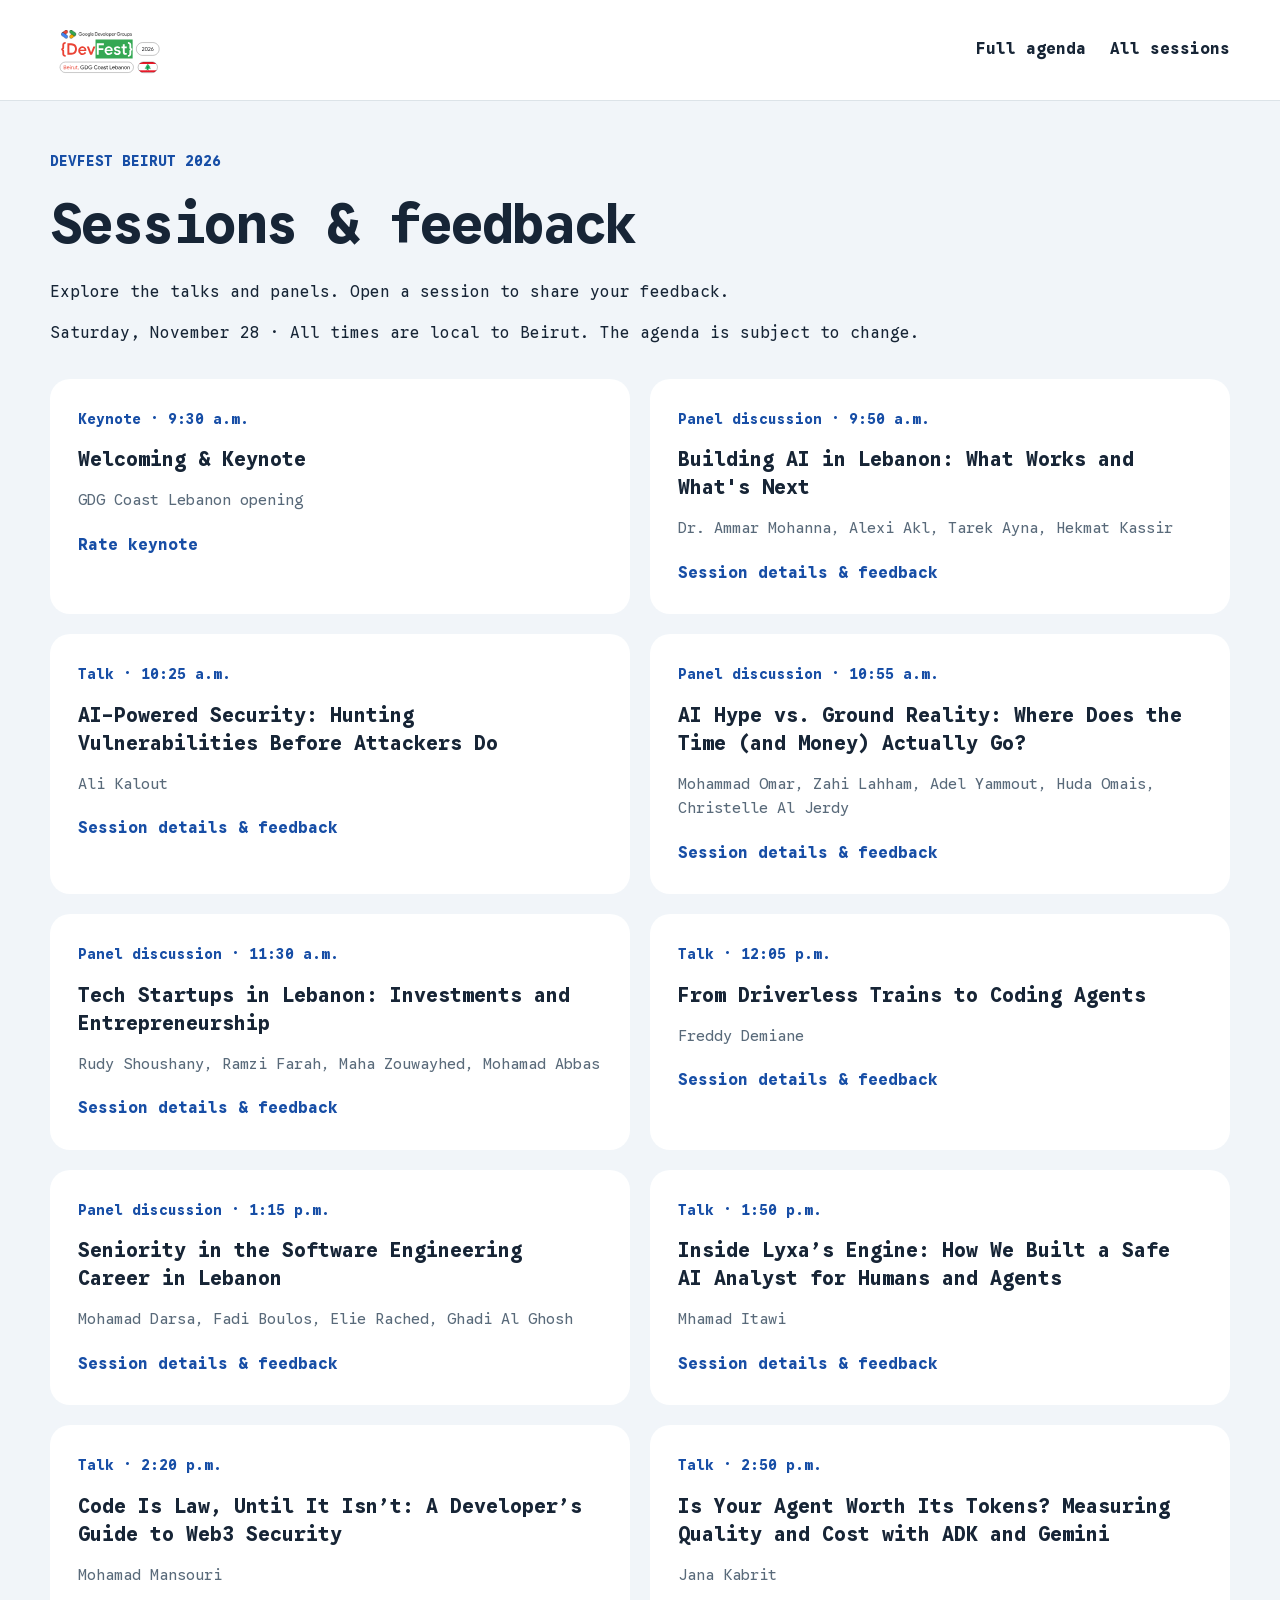
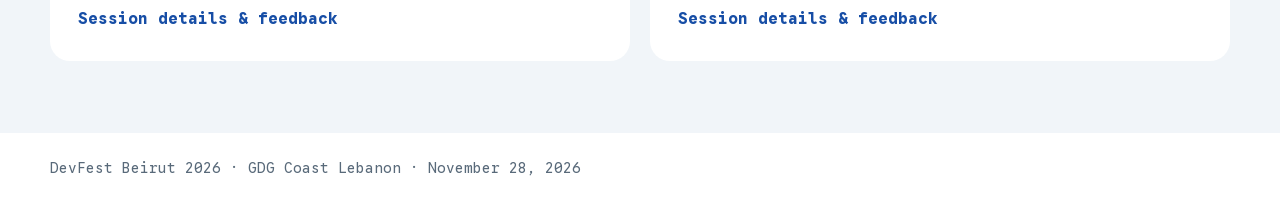
<file: sessions/index.html>
<!doctype html>
<!-- Generated by scripts/build_sessions.py; edit the homepage agenda, then regenerate. -->
<html lang="en">
<head>
  <meta charset="utf-8">
  <meta name="viewport" content="width=device-width, initial-scale=1">
  <meta name="description" content="Sessions &amp; feedback — DevFest Beirut 2026, November 28 at MEA Conference Center. Session details and feedback.">
  <meta name="theme-color" content="#f1f5f9">
  <title>Sessions &amp; feedback | DevFest Beirut 2026</title>
  <link rel="canonical" href="https://devfest26.gdglebanon.com/sessions/">
  <meta property="og:title" content="Sessions &amp; feedback | DevFest Beirut 2026">
  <meta property="og:description" content="Sessions &amp; feedback — DevFest Beirut 2026, November 28 at MEA Conference Center. Session details and feedback.">
  <meta property="og:type" content="website">
  <meta property="og:url" content="https://devfest26.gdglebanon.com/sessions/">
  <meta property="og:image" content="https://devfest26.gdglebanon.com/assets/images/beirut-poster-2026.jpg">
  <link rel="icon" href="../assets/images/favicon-beirut.svg" type="image/svg+xml">
  <link rel="preconnect" href="https://fonts.googleapis.com">
  <link rel="preconnect" href="https://fonts.gstatic.com" crossorigin>
  <link href="https://fonts.googleapis.com/css2?family=Google+Sans:wght@400;700&amp;family=Google+Sans+Code:wght@400;500;600;700&amp;display=swap" rel="stylesheet">
  <link rel="stylesheet" href="../style.css?v=22">
  <link rel="stylesheet" href="../assets/sessions/sessions.css?v=5">

</head>
<body class="session-page">
  <a class="skip-link" href="#main">Skip to content</a>
  <header class="session-header"><div class="container">
    <a class="session-brand" href="../index.html" aria-label="DevFest Beirut 2026 home"><img src="../assets/images/devfest-beirut-2026.svg" alt="DevFest Beirut 2026"></a>
    <nav aria-label="Session navigation"><a href="../index.html#agenda">Full agenda</a><a href="../sessions/">All sessions</a></nav>
  </div></header>
  <main id="main" class="container session-main">
    <span class="session-eyebrow">DEVFEST BEIRUT 2026</span>
    <h1>Sessions &amp; feedback</h1>
    <p>Explore the talks and panels. Open a session to share your feedback.</p>
    <p>Saturday, November 28 · All times are local to Beirut. The agenda is subject to change.</p>
    <ol class="session-list"><li><a href="opening/"><span class="session-eyebrow">Keynote · 9:30 a.m.</span><h2>Welcoming &amp; Keynote</h2><p>GDG Coast Lebanon opening</p><span class="session-list-action">Rate keynote</span></a></li><li><a href="panel1/"><span class="session-eyebrow">Panel discussion · 9:50 a.m.</span><h2>Building AI in Lebanon: What Works and What&#x27;s Next</h2><p>Dr. Ammar Mohanna, Alexi Akl, Tarek Ayna, Hekmat Kassir</p><span class="session-list-action">Session details &amp; feedback</span></a></li><li><a href="talk1/"><span class="session-eyebrow">Talk · 10:25 a.m.</span><h2>AI-Powered Security: Hunting Vulnerabilities Before Attackers Do</h2><p>Ali Kalout</p><span class="session-list-action">Session details &amp; feedback</span></a></li><li><a href="panel2/"><span class="session-eyebrow">Panel discussion · 10:55 a.m.</span><h2>AI Hype vs. Ground Reality: Where Does the Time (and Money) Actually Go?</h2><p>Mohammad Omar, Zahi Lahham, Adel Yammout, Huda Omais, Christelle Al Jerdy</p><span class="session-list-action">Session details &amp; feedback</span></a></li><li><a href="panel3/"><span class="session-eyebrow">Panel discussion · 11:30 a.m.</span><h2>Tech Startups in Lebanon: Investments and Entrepreneurship</h2><p>Rudy Shoushany, Ramzi Farah, Maha Zouwayhed, Mohamad Abbas</p><span class="session-list-action">Session details &amp; feedback</span></a></li><li><a href="talk2/"><span class="session-eyebrow">Talk · 12:05 p.m.</span><h2>From Driverless Trains to Coding Agents</h2><p>Freddy Demiane</p><span class="session-list-action">Session details &amp; feedback</span></a></li><li><a href="panel4/"><span class="session-eyebrow">Panel discussion · 1:15 p.m.</span><h2>Seniority in the Software Engineering Career in Lebanon</h2><p>Mohamad Darsa, Fadi Boulos, Elie Rached, Ghadi Al Ghosh</p><span class="session-list-action">Session details &amp; feedback</span></a></li><li><a href="talk3/"><span class="session-eyebrow">Talk · 1:50 p.m.</span><h2>Inside Lyxa’s Engine: How We Built a Safe AI Analyst for Humans and Agents</h2><p>Mhamad Itawi</p><span class="session-list-action">Session details &amp; feedback</span></a></li><li><a href="talk4/"><span class="session-eyebrow">Talk · 2:20 p.m.</span><h2>Code Is Law, Until It Isn’t: A Developer’s Guide to Web3 Security</h2><p>Mohamad Mansouri</p><span class="session-list-action">Session details &amp; feedback</span></a></li><li><a href="talk5/"><span class="session-eyebrow">Talk · 2:50 p.m.</span><h2>Is Your Agent Worth Its Tokens? Measuring Quality and Cost with ADK and Gemini</h2><p>Jana Kabrit</p><span class="session-list-action">Session details &amp; feedback</span></a></li></ol>
  </main>
  <footer class="session-footer"><div class="container">DevFest Beirut 2026 · GDG Coast Lebanon · November 28, 2026</div></footer>
</body>
</html>
</file>
<file: style.css>
:root{--ink:#172536;--muted:#596a7a;--blue:#4285f4;--red:#ea4335;--green:#34a853;--yellow:#fbbc04;--paper:#f8f9fa;--line:#dce3e8;--google-gradient:linear-gradient(120deg,#4285f4 0%,#34a853 33.333%,#fbbc04 66.666%,#ea4335 100%);--font-head:'Google Sans Code',monospace;--font-body:'Google Sans Code',monospace}
*{box-sizing:border-box}html{scroll-behavior:smooth;scroll-padding-top:86px}body{margin:0;background:#fff;color:var(--ink);font-family:var(--font-body);font-size:16px;line-height:1.6}a{color:inherit}img{display:block;max-width:100%}button,summary{font:inherit}::selection{background:#c6dcff;color:var(--ink)}:focus-visible{outline:3px solid var(--blue);outline-offset:4px}.container{width:min(1180px,calc(100% - 48px));margin-inline:auto}.skip-link{position:absolute;left:16px;top:-60px;background:var(--ink);color:white;padding:10px 16px;z-index:100}.skip-link:focus{top:12px}.section{padding:112px 0}.section-index{display:inline-block;color:#496277;font-size:.72rem;font-weight:700;letter-spacing:.18em;line-height:1.3}.section-heading{margin-bottom:42px}.section-heading h2,.venue-section h2,.faq-section h2{font:700 clamp(2.7rem,5vw,5.2rem)/1.04 var(--font-head);letter-spacing:-.065em;margin:18px 0 0}.section-heading h2 span,.venue-section h2 span,.faq-section h2 span{color:var(--blue)}.section-heading-split{display:flex;align-items:end;justify-content:space-between;gap:50px}.section-heading-split>p{max-width:350px;color:var(--muted);font-size:1.1rem;margin:0 0 6px}.button{border:1px solid transparent;display:inline-flex;align-items:center;justify-content:space-between;gap:28px;padding:15px 22px;border-radius:999px;min-height:54px;font-weight:700;text-decoration:none;line-height:1.2;transition:transform .2s,background .2s,box-shadow .2s}.button:hover{transform:translateY(-3px);box-shadow:0 8px 22px #1725361a}.button-small{min-height:42px;padding:10px 16px;font-size:.84rem;gap:15px}.button-dark{background:var(--ink);color:#fff}.button-blue{background:var(--blue);color:#fff}.button-light{background:#fff;color:var(--ink)}.button-outline{border-color:var(--ink);color:var(--ink)}.text-link{font-weight:700;text-decoration:none;border-bottom:1.5px solid currentColor;padding-bottom:4px;white-space:nowrap}.text-link:hover{color:#1a73e8}
.site-header{position:sticky;top:0;z-index:30;background:#fffffff2;backdrop-filter:blur(14px);border-bottom:1px solid var(--line)}.header-inner{min-height:88px;display:flex;align-items:center;gap:26px}.brand{display:block;flex:none;text-decoration:none}.brand-artwork{display:block;width:270px;height:84px;overflow:hidden}.brand-artwork img{display:block;width:270px;height:auto;max-width:none;transform:translateY(-36px)}.desktop-nav{display:flex;gap:25px;margin-left:auto;align-items:center}.desktop-nav a{font-size:.9rem;font-weight:600;text-decoration:none;color:#3c4b5a}.desktop-nav a:hover{color:var(--blue)}.mobile-menu{display:none}
.hero{overflow:hidden;background:radial-gradient(circle at 0 80%,#e6f0ff 0,transparent 32%),linear-gradient(135deg,#fff 30%,#f7f9ff);padding:66px 0 72px}.hero-grid{display:grid;grid-template-columns:1.08fr .92fr;gap:66px;align-items:center}.hero-copy{padding:20px 0}.eyebrow{display:inline-flex;align-items:center;gap:9px;font-size:.76rem;font-weight:700;letter-spacing:.16em;text-transform:uppercase;color:#4b627a}.signal-dot{width:9px;height:9px;display:inline-block;border-radius:50%;background:var(--green);box-shadow:0 0 0 5px #34a85320;flex:none}.hero h1{font:700 clamp(3.8rem,6.5vw,6.9rem)/.99 var(--font-head);letter-spacing:-.078em;margin:32px 0 26px;max-width:680px}.hero h1 em{font-style:normal;color:var(--red)}.hero-lede{font-size:1.18rem;line-height:1.65;max-width:570px;color:#3f5061;margin:0}.hero-actions{display:flex;gap:25px;align-items:center;flex-wrap:wrap;margin-top:33px}.invitation-note{font-size:.84rem;color:var(--muted);margin:14px 0 0}.hero-facts{display:flex;gap:30px;border-top:1px solid #cfdbe5;margin-top:48px;padding-top:23px}.hero-facts>div{display:grid;grid-template-columns:27px 1fr;column-gap:10px;line-height:1.4}.fact-icon{grid-row:span 2;font:1.65rem/1 var(--font-head);color:var(--blue)}.hero-facts strong{font-size:.85rem}.hero-facts>div>span:last-child{font-size:.8rem;color:var(--muted)}.hero-art{position:relative;min-width:0}.poster-frame{height:min(620px,53vw);min-height:490px;border:9px solid #fff;border-radius:25px;box-shadow:0 26px 70px #183c6c2e;overflow:hidden;background:#edf5f8;transform:rotate(2deg)}.poster-frame img{width:100%;height:100%;object-fit:cover;object-position:center}.art-sticker{position:absolute;font-family:var(--font-head);font-weight:700;line-height:1;box-shadow:0 15px 30px #17253625}.sticker-top{top:32px;right:-19px;background:var(--yellow);color:var(--ink);padding:18px 20px;border-radius:15px;transform:rotate(9deg);font-size:.77rem;letter-spacing:.08em}.sticker-top b{font-size:1.35rem}.sticker-bottom{bottom:28px;left:-35px;background:var(--green);color:white;border-radius:50%;height:122px;width:122px;display:flex;align-items:center;justify-content:center;text-align:center;transform:rotate(-10deg);font-size:1rem}.sticker-bottom span{position:absolute;right:13px;bottom:27px}
.intro-section{background:#fff}.intro-layout{display:grid;grid-template-columns:.9fr 1.1fr;gap:80px;align-items:start}.lead{font:500 clamp(1.3rem,2.1vw,1.85rem)/1.47 var(--font-head);letter-spacing:-.035em;margin:0}.stat-grid{display:grid;grid-template-columns:repeat(3,1fr);gap:15px}.stat{border-left:2px solid var(--line);padding-left:18px}.stat:nth-child(1){border-color:var(--blue)}.stat:nth-child(2){border-color:var(--red)}.stat:nth-child(3){border-color:var(--green)}.stat strong{display:block;font:700 clamp(2rem,3.3vw,3.3rem)/1.1 var(--font-head);letter-spacing:-.08em}.stat span{display:block;color:var(--muted);font-size:.83rem;line-height:1.4;margin-top:10px}.source-note{color:#718193;font-size:.75rem;margin:30px 0 0}.experience-section{background:var(--paper)}.experience-grid{display:grid;grid-template-columns:repeat(3,1fr);gap:16px}.experience-card{min-height:300px;border-radius:22px;padding:28px;display:flex;flex-direction:column;position:relative;overflow:hidden}.card-blue{background:#dbeaff}.card-green{background:#dff2e5}.card-yellow{background:#fff0bd}.card-number{font:700 .8rem var(--font-head);letter-spacing:.14em}.card-symbol{font:700 6rem/.9 var(--font-head);position:absolute;right:24px;top:18px;opacity:.22}.experience-card h3{font:700 1.8rem/1.1 var(--font-head);letter-spacing:-.055em;margin:auto 0 10px}.experience-card p{color:#344455;max-width:270px;margin:0}.coming-up{border:1px solid #d2dce4;background:#fff;border-radius:15px;margin-top:18px;padding:17px 24px;display:flex;gap:18px;align-items:center;font-size:.9rem}.coming-up>span:last-child{color:var(--muted)}
.venue-section{background:#fff}.venue-grid{display:grid;grid-template-columns:1fr .8fr;gap:12%;align-items:center}.venue-section p{max-width:520px;font-size:1.08rem;color:var(--muted);margin:27px 0}.venue-card{background:var(--ink);color:#fff;border-radius:24px;min-height:430px;padding:31px;display:flex;flex-direction:column;position:relative;overflow:hidden}.venue-card:before,.venue-card:after{content:'';position:absolute;border:1px solid #ffffff26;border-radius:50%;height:520px;width:520px;top:100px;right:-180px}.venue-card:after{height:400px;width:400px;top:165px;right:-116px}.venue-card-top,.venue-card-bottom{display:flex;justify-content:space-between;gap:10px;font-size:.72rem;letter-spacing:.14em;z-index:1}.venue-card-top span:last-child{font-size:2rem;line-height:1}.venue-card>strong{font:700 clamp(2.4rem,4vw,4rem)/1 var(--font-head);letter-spacing:-.07em;margin:auto 0;z-index:1}.venue-card-bottom{border-top:1px solid #ffffff55;padding-top:18px}.venue-pin{width:14px;height:14px;background:var(--red);border-radius:50%;position:absolute;top:110px;right:90px;box-shadow:0 0 0 16px #ea43352e,0 0 0 37px #ea433516}
.sponsor-section{background:#f3f7fc}.sponsor-why{display:grid;grid-template-columns:repeat(3,1fr);gap:16px;margin-bottom:80px}.sponsor-why>div{background:#fff;border:1px solid #dce7f0;border-radius:19px;padding:27px}.sponsor-why>div>span{font-size:2rem;color:var(--blue)}.sponsor-why h3{font:700 1.25rem var(--font-head);margin:17px 0 7px}.sponsor-why p{color:var(--muted);margin:0;font-size:.94rem}.package-heading{display:flex;justify-content:space-between;gap:24px;align-items:end;margin-bottom:24px}.package-heading h3{font:700 clamp(2rem,3.3vw,3.3rem)/1 var(--font-head);letter-spacing:-.06em;margin:10px 0 0}.package-heading p{color:var(--muted);font-size:.85rem;margin:0}.package-grid{display:grid;grid-template-columns:repeat(2,1fr);gap:18px}.package-card{background:#fff;border:1px solid #cddce8;border-radius:24px;padding:36px;display:flex;flex-direction:column;min-height:495px}.package-featured{background:#1745a4;color:#fff;border-color:#1745a4}.package-card-head{display:flex;align-items:start;justify-content:space-between;gap:20px;border-bottom:1px solid #9eafc25e;padding-bottom:21px}.tier-label{font:700 .85rem var(--font-head);letter-spacing:.14em}.tier-label small{display:block;color:#d6e5ff;font:600 .62rem var(--font-body);letter-spacing:.12em;margin-top:5px}.tier-price{font:700 clamp(2.5rem,3.7vw,3.9rem)/1 var(--font-head);letter-spacing:-.07em;white-space:nowrap}.package-card>p{font-size:1.02rem;max-width:370px;margin:25px 0 8px}.package-card ul{padding-left:21px;margin:0 0 28px}.package-card li{margin:9px 0}.package-card li::marker{color:var(--blue)}.package-featured li::marker{color:#a5ceff}.package-card>.button{margin-top:auto;align-self:flex-start}.comparison{margin-top:22px;background:#fff;border:1px solid #cddce8;border-radius:17px;overflow:hidden}.comparison summary{cursor:pointer;padding:19px 25px;font-weight:700;list-style:none;display:flex;justify-content:space-between}.comparison summary::-webkit-details-marker{display:none}.comparison[open] summary{border-bottom:1px solid var(--line)}.comparison[open] summary span{transform:rotate(45deg)}.table-scroll{overflow-x:auto}table{border-collapse:collapse;min-width:620px;width:100%;font-size:.9rem}caption{position:absolute;width:1px;height:1px;clip:rect(0 0 0 0);overflow:hidden}th,td{text-align:left;padding:11px 24px;border-bottom:1px solid var(--line)}thead th{background:#eaf2ff;color:#184b9a;font-size:.75rem;letter-spacing:.06em;text-transform:uppercase}tbody th{font-weight:600}tbody tr:last-child>*{border-bottom:0}.sponsor-note{color:#687b8b;font-size:.78rem;margin:15px 0 0}
.faq-section{background:#fff}.faq-grid{display:grid;grid-template-columns:.8fr 1.2fr;gap:90px}.faq-list{border-top:1px solid var(--line)}.faq-list details{border-bottom:1px solid var(--line);padding:21px 0}.faq-list summary{cursor:pointer;font-weight:700;list-style:none;display:flex;justify-content:space-between;gap:20px}.faq-list summary::-webkit-details-marker{display:none}.faq-list summary:after{content:'+';color:var(--blue);font:400 1.5rem/1 var(--font-head)}.faq-list details[open] summary:after{content:'−'}.faq-list p{color:var(--muted);margin:15px 0 4px}.faq-list a{color:#1745a4}.closing-section{background:#1745a4;color:#fff;padding:75px 0}.closing-inner{display:flex;justify-content:space-between;align-items:end;gap:35px}.closing-section .section-index{color:#c9ddff}.closing-section h2{font:700 clamp(3rem,5.4vw,5.8rem)/1 var(--font-head);letter-spacing:-.07em;margin:15px 0 0}.closing-inner>div:last-child{max-width:280px}.closing-inner p{margin:0 0 24px;font-size:1.1rem}.site-footer{background:#122033;color:#fff;padding:40px 0 25px}.footer-inner{display:flex;justify-content:space-between;gap:30px}.footer-inner>div{display:flex;flex-direction:column;gap:7px}.footer-inner strong{font:700 1.25rem var(--font-head)}.footer-inner span,.footer-bottom{color:#b3c0cd;font-size:.83rem}.footer-inner a{text-decoration:none}.footer-inner a:hover{text-decoration:underline}.footer-bottom{border-top:1px solid #ffffff2b;margin-top:34px;padding-top:22px;display:flex;justify-content:space-between;gap:30px}.footer-bottom p{margin:0;max-width:470px}
.hero-copy .eyebrow{display:flex;width:max-content}.edition-pill{display:inline-flex;align-items:center;flex-wrap:wrap;gap:9px;width:fit-content;margin-top:26px;padding:9px 15px;border-radius:999px;background:#e8f0fe;color:#174ea6;font-size:.78rem;font-weight:700;line-height:1.3}.edition-pill span{color:var(--red)}.hero h1{margin-top:22px}.edition-strip{padding:22px 0;border-bottom:1px solid var(--line);background:#fff}.edition-grid{display:grid;grid-template-columns:repeat(2,minmax(0,1fr));gap:16px}.edition-card{display:flex;align-items:center;gap:19px;min-height:104px;padding:22px 25px;border-radius:18px}.edition-card-current{background:#173c8d;color:#fff}.edition-card-next{background:#e9f5eb;color:#173c2a}.edition-icon{font:700 .76rem var(--font-head);letter-spacing:.1em;border:1px solid currentColor;border-radius:50%;width:37px;height:37px;display:grid;place-items:center;flex:none}.edition-card strong{display:block;font:700 1.27rem/1.15 var(--font-head);letter-spacing:-.035em}.edition-card p{font-size:.85rem;margin:5px 0 0;opacity:.82}.impact-panel h3{font:700 1.05rem var(--font-head);letter-spacing:-.025em;margin:0 0 26px}.impact-panel .stat-grid{grid-template-columns:repeat(2,minmax(0,1fr));column-gap:30px;row-gap:35px}.impact-panel .stat{min-height:100px}.impact-panel .stat:nth-child(4){border-color:var(--yellow)}.impact-panel .stat-since strong{font-size:clamp(1.6rem,2.3vw,2.15rem);letter-spacing:-.055em;white-space:nowrap}
@media(max-width:1050px){.desktop-nav{gap:13px}.desktop-nav a{font-size:.8rem}.header-cta{display:none}.hero-grid{gap:35px}.hero h1{font-size:clamp(3.5rem,6vw,5rem)}.hero-facts{gap:15px}.stat-grid{gap:6px}.stat{padding-left:11px}.stat strong{font-size:2rem}}
@media(max-width:760px){.container{width:min(100% - 34px,560px)}.section{padding:76px 0}.desktop-nav{display:none}.header-inner{min-height:67px}.brand{font-size:1.07rem}.mobile-menu{display:block;margin-left:auto;position:relative}.mobile-menu summary{list-style:none;cursor:pointer;font-weight:700;font-size:.85rem;display:flex;gap:9px}.mobile-menu summary::-webkit-details-marker{display:none}.mobile-menu nav{position:absolute;right:-17px;top:33px;width:min(290px,calc(100vw - 34px));background:white;border:1px solid var(--line);box-shadow:0 16px 30px #17253624;border-radius:14px;padding:8px;display:flex;flex-direction:column}.mobile-menu nav a{padding:9px 12px;text-decoration:none;font-weight:600}.hero{padding:52px 0}.hero-grid,.intro-layout,.venue-grid,.faq-grid{grid-template-columns:1fr;gap:35px}.hero h1{font-size:clamp(3.2rem,11vw,5.4rem);margin:25px 0}.hero-lede{font-size:1.05rem}.hero-facts{margin-top:33px}.hero-art{max-width:460px;margin:0 auto;width:90%}.poster-frame{height:490px;min-height:0}.sticker-top{right:-15px}.sticker-bottom{left:-22px}.lockup-inner{display:block;padding-top:28px}.lockup-inner img{height:auto;max-height:265px;margin:0 auto}.section-heading h2,.venue-section h2,.faq-section h2{font-size:clamp(2.8rem,8vw,4.2rem)}.section-heading-split,.package-heading,.closing-inner{display:block}.section-heading-split>p{margin-top:23px}.stat-grid{gap:10px}.experience-grid,.sponsor-why,.package-grid{grid-template-columns:1fr}.experience-card{min-height:245px}.sponsor-why{margin-bottom:65px}.sponsor-why>div{padding:23px}.package-heading p{margin-top:12px}.venue-card{min-height:370px}.faq-grid{gap:30px}.closing-inner>div:last-child{margin-top:35px}.footer-bottom{display:block}.footer-bottom p{margin-top:14px}}
@media(max-width:460px){.hero-actions{align-items:flex-start;flex-direction:column;gap:19px}.hero-facts{flex-direction:column;gap:19px}.poster-frame{height:430px}.stat-grid{grid-template-columns:1fr}.stat{padding:5px 0 5px 18px}.stat span{margin-top:3px}.package-card{padding:24px;min-height:0}.tier-price{font-size:2.3rem}.coming-up{flex-wrap:wrap;gap:11px}.coming-up>span:last-child{flex-basis:100%;margin-left:20px}.art-sticker.sticker-bottom{height:96px;width:96px;font-size:.81rem}}
@media(prefers-reduced-motion:reduce){html{scroll-behavior:auto}.button{transition:none}}
@media(max-width:760px){.header-inner{min-height:97px;gap:18px}.brand-artwork{width:270px;height:83px}.brand-artwork img{width:270px;transform:translate(-14px,-37px)}}

.sponsor-extras{display:grid;grid-template-columns:repeat(2,minmax(0,1fr));gap:18px;margin-top:42px}.sponsor-extra{display:flex;flex-direction:column;align-items:flex-start;border-radius:24px;padding:36px;min-height:300px}.sponsor-extra h3{font:700 clamp(1.7rem,2.5vw,2.5rem)/1.08 var(--font-head);letter-spacing:-.055em;margin:15px 0 12px}.sponsor-extra p{max-width:440px;margin:0 0 22px}.sponsor-extra .button,.sponsor-extra .text-link{margin-top:auto}.sponsor-extra-deck{background:#173c8d;color:#fff}.sponsor-extra-deck .section-index{color:#c9ddff}.sponsor-extra-ads{background:#e1f2e6;color:#173c2a;border:1px solid #c5e3cf}.sponsor-extra-ads .section-index{color:#28663b}.sponsor-extra .sponsor-extra-note{font-size:.82rem;opacity:.8;margin-top:-10px}
@media(max-width:760px){.sponsor-extras{grid-template-columns:1fr}.sponsor-extra{min-height:0;padding:27px}.sponsor-extra .button,.sponsor-extra .text-link{margin-top:10px}}
@media(max-width:460px){.header-inner{min-height:94px}.brand-artwork{width:244px;height:76px}.brand-artwork img{width:244px;transform:translate(-13px,-33px)}}
@media(max-width:760px){.edition-strip{padding:16px 0}.edition-grid{grid-template-columns:1fr;gap:9px}.edition-card{min-height:86px;padding:17px 20px}.impact-panel{margin-top:5px}.impact-panel .stat-grid{grid-template-columns:repeat(2,minmax(0,1fr));gap:26px 16px}}
@media(max-width:460px){.edition-pill{font-size:.7rem;padding:9px 12px}.impact-panel .stat-since strong{font-size:1.4rem}.impact-panel .stat{min-height:92px}}
.hero h1.hero-wordmark{font-family:'Google Sans',Arial,sans-serif;letter-spacing:-.055em;line-height:1;margin-top:22px}
.hero-wordmark img{display:block;width:100%;max-width:575px;height:auto;margin-bottom:.06em}
.hero-wordmark span{display:block;color:var(--red);white-space:nowrap}
.package-card .booth-add-on{list-style:none;margin:15px 0 0 -21px;padding:12px 14px;border:1px solid #a9d7b6;border-left:4px solid var(--green);border-radius:10px;background:#e6f4ea;color:#145e32;font-weight:600}
.site-header .brand-artwork-devfest{display:none}
.site-header .brand-artwork-gdg{display:flex;align-items:center}
.site-header .brand-artwork-gdg img{width:100%;height:auto;max-width:100%;transform:none}
.site-header.show-devfest-brand .brand-artwork-devfest{display:block}
.site-header.show-devfest-brand .brand-artwork-gdg{display:none}
@media(max-width:360px){.header-inner{min-height:76px;gap:10px}.brand-artwork{width:190px;height:60px}.brand-artwork-devfest img{width:190px;transform:translate(-10px,-25px)}.section-heading h2,.venue-section h2,.faq-section h2{font-size:2.6rem}.sponsor-extras{grid-template-columns:minmax(0,1fr)}.sponsor-extra{min-width:0}.sponsor-extra .button{max-width:100%;font-size:.77rem;gap:8px;padding:12px 13px}}

/* Hero lockup and footer social links */
.hero{padding-top:34px}
.hero-grid{align-items:start}
.hero-copy{padding-top:12px}
.beirut-lockup{display:flex!important;align-items:center;justify-content:center;gap:.24em;width:100%;max-width:575px;white-space:nowrap;font-size:1.18em}
.beirut-name{display:inline!important}
.beirut-year{display:inline-flex!important;align-items:center;padding:.42em .58em .45em;border:3px solid currentColor;border-radius:999px;color:var(--ink);font-size:.56em;font-weight:400;line-height:.82;letter-spacing:-.04em}
.footer-links{display:flex!important;flex-direction:column;gap:7px!important;align-items:flex-start}
.social-links{display:flex;flex-wrap:wrap;gap:14px;margin-top:8px}
.social-links a{color:#c9ddff;font-size:.82rem}
.closing-actions{display:flex;flex-wrap:wrap;gap:12px}
.button-closing-secondary{border-color:#fff;color:#fff;background:transparent}
@media(max-width:760px){
  .hero{padding-top:26px}
  .hero-copy{padding-top:0}
  .hero-wordmark img{margin-bottom:.12em}
  .beirut-year{border-width:2px}
  .footer-links{margin-top:22px}
  .closing-actions{flex-direction:column;align-items:flex-start}
}
@media(max-width:460px){
  .hero h1.hero-wordmark{font-size:clamp(2.55rem,11.7vw,4.5rem);letter-spacing:-.06em}
  .beirut-lockup{gap:.18em}
  .beirut-year{font-size:.5em;padding:.38em .45em .41em}
}

/* Section navigation and compact supporter/team archive */
.desktop-nav a{position:relative;white-space:nowrap;padding:10px 0}
.desktop-nav a::after{content:"";position:absolute;left:0;right:0;bottom:2px;height:3px;border-radius:99px;background:var(--blue);transform:scaleX(0);transform-origin:left;transition:transform .2s}
.desktop-nav a:hover::after,.desktop-nav a[aria-current="location"]::after{transform:scaleX(1)}
.desktop-nav a[aria-current="location"],.mobile-menu nav a[aria-current="location"]{color:#174ea6}
.supporters-section{background:#f7f9fd;padding:72px 0 64px}
.team-section{background:#fff;padding:58px 0 64px;border-top:1px solid var(--line)}
.compact-heading{display:flex;align-items:end;justify-content:space-between;gap:24px;margin-bottom:25px}
.compact-heading h2{font:700 clamp(2.2rem,4.2vw,3.8rem)/1.06 var(--font-head);letter-spacing:-.06em;margin:10px 0 0}
.compact-heading .button{flex:none}
.team-actions{display:flex;align-items:center;gap:15px;flex-wrap:wrap}
.main-supporter{background:#fff;border:1px solid #dce7f0;border-radius:22px;padding:28px 32px;display:flex;align-items:center;justify-content:space-between;gap:35px;box-shadow:0 12px 30px #1e4c8b0b;position:relative;overflow:hidden}
.main-supporter::before{content:"";position:absolute;left:0;top:0;bottom:0;width:7px;background:linear-gradient(to bottom,#4285f4 0 25%,#ea4335 25% 50%,#fbbc04 50% 75%,#34a853 75%)}
.main-supporter>div{padding-left:4px}
.supporter-label{display:block;color:#174ea6;font-size:.71rem;font-weight:700;letter-spacing:.16em;margin-bottom:14px}
.main-supporter a{display:inline-block}
.main-supporter img{width:min(300px,100%);height:auto}
.main-supporter p{color:var(--muted);font-size:.9rem;max-width:300px;margin:0}
.rail-heading{display:flex;align-items:end;justify-content:space-between;gap:20px;margin:37px 0 16px}
.rail-heading h3{font:700 clamp(1.35rem,2.5vw,2rem)/1.15 var(--font-head);letter-spacing:-.045em;margin:8px 0 0}
.rail-controls{display:flex;gap:8px}
.rail-arrow{width:38px;height:38px;border:1px solid #bdcddd;border-radius:50%;background:#fff;color:var(--ink);cursor:pointer;font:700 1.2rem/1 var(--font-head)}
.rail-arrow:hover{background:#e8f0fe;border-color:#8bb7ff}
.logo-rail,.team-rail{display:flex;gap:14px;overflow-x:auto;scroll-snap-type:x mandatory;scrollbar-width:thin;scrollbar-color:#b8c8d9 transparent;overscroll-behavior-inline:contain;padding-bottom:12px}
.logo-tile{flex:0 0 182px;scroll-snap-align:start;background:#fff;border:1px solid var(--line);border-radius:17px;min-height:160px;padding:18px 16px;display:flex;flex-direction:column;align-items:center;text-align:center}
.logo-tile img{width:100%;height:70px;object-fit:contain;margin-bottom:9px}
.logo-tile strong{font:700 .84rem/1.25 var(--font-head)}
.logo-tile span{color:var(--muted);font-size:.72rem;margin-top:4px}
.history-source{color:var(--muted);font-size:.76rem;margin:13px 0 0}
.history-source a{color:#174ea6}
.team-mini-card{flex:0 0 258px;min-height:132px;scroll-snap-align:start;display:flex;gap:12px;align-items:flex-start;background:#f7f9fd;border:1px solid var(--line);border-radius:16px;padding:14px;color:var(--ink);text-decoration:none;transition:transform .2s,border-color .2s}
.team-mini-card:hover{transform:translateY(-2px);border-color:#8bb7ff}
.team-mini-card img{width:68px;height:68px;object-fit:cover;object-position:center 33%;border-radius:12px;flex:none}
.team-mini-card>span{display:flex;flex-direction:column;min-width:0;align-self:stretch}
.team-mini-card strong{font:700 .82rem/1.2 var(--font-head);letter-spacing:-.02em}
.team-mini-card small{color:var(--muted);font-size:.69rem;line-height:1.3;margin-top:5px;display:-webkit-box;-webkit-line-clamp:2;-webkit-box-orient:vertical;overflow:hidden}
.team-mini-card em{font-style:normal;color:#174ea6;font-size:.7rem;font-weight:700;margin-top:auto;padding-top:6px}
.team-expand-button{cursor:pointer;background:#fff}
.team-section.is-expanded .team-actions .rail-controls{display:none}
.team-section.is-expanded .team-rail{display:grid;grid-template-columns:repeat(4,minmax(0,1fr));overflow:visible;scroll-snap-type:none}
.team-section.is-expanded .team-mini-card{flex:none;min-width:0}
.team-section.is-expanded .team-mini-card small{display:block;overflow:visible}
@media(max-width:1050px){.team-section.is-expanded .team-rail{grid-template-columns:repeat(3,minmax(0,1fr))}}
@media(max-width:760px){.supporters-section{padding:64px 0 58px}.team-section{padding:50px 0 56px}.compact-heading{display:block}.team-actions{margin-top:19px}.main-supporter{display:block;padding:26px 27px}.main-supporter p{margin:16px 0 0}.logo-tile{flex-basis:165px}.rail-heading{margin-top:32px}}
@media(max-width:760px){.team-section.is-expanded .team-rail{grid-template-columns:repeat(2,minmax(0,1fr))}}
@media(max-width:520px){.team-section.is-expanded .team-rail{grid-template-columns:1fr}}
@media(max-width:460px){.compact-heading h2{font-size:2.1rem}.team-mini-card{flex-basis:238px}.main-supporter img{max-width:260px}}
@media(max-width:760px){.sponsor-section{padding-bottom:32px}.supporters-section{padding-top:38px;padding-bottom:42px}.team-section{padding-top:40px;padding-bottom:30px}.faq-section{padding-top:40px}}
@media(prefers-reduced-motion:reduce){.desktop-nav a::after,.team-mini-card{transition:none}}

/* Compact phone navigation, shown when scrolling up. */
.mobile-dock{display:none}
@media(max-width:760px){
  body{padding-bottom:calc(98px + env(safe-area-inset-bottom,0px))}
  .mobile-dock{position:fixed;z-index:45;left:50%;bottom:calc(10px + env(safe-area-inset-bottom,0px));width:min(540px,calc(100% - 20px));display:flex;align-items:stretch;gap:2px;padding:7px;background:#fff;border:1px solid var(--line);border-radius:999px;box-shadow:0 14px 40px #1725362b,0 2px 8px #17253614;transform:translate(-50%,0);transition:transform .25s ease,opacity .25s ease;opacity:1}
  .mobile-dock.is-hidden{transform:translate(-50%,calc(100% + 24px));opacity:0;pointer-events:none}
  .mobile-dock a{min-width:0;flex:1;min-height:62px;border-radius:999px;display:flex;flex-direction:column;align-items:center;justify-content:center;gap:3px;color:var(--ink);text-decoration:none;font-size:clamp(.48rem,2.1vw,.66rem);font-weight:700;line-height:1;white-space:nowrap}
  .mobile-dock a:hover{background:#e8f0fe;color:#174ea6}
  .mobile-dock a[aria-current="location"],.mobile-dock a[aria-current="location"]:hover{background:var(--blue);color:#fff}
  .mobile-dock svg{width:23px;height:23px;flex:none;fill:none;stroke:currentColor;stroke-width:2;stroke-linecap:round;stroke-linejoin:round}
}
@media(prefers-reduced-motion:reduce){.mobile-dock{transition:none}}

@media(max-width:1150px){.header-cta{display:none}}

/* 2026 sponsors and partners */
.supporter-heading{align-items:end;margin-bottom:24px}
.supporter-heading>p{max-width:340px;color:var(--muted);font-size:.94rem;margin:0 0 4px}
.sponsor-badge{display:inline-flex;align-items:center;align-self:flex-start;width:max-content;padding:7px 14px;border-radius:999px;background:#fff;color:#174ea6;font:700 .8rem/1.2 'Google Sans',Arial,sans-serif;letter-spacing:0}
.sponsor-badge-partner{background:#fff;color:#176b37}
.supporter-group-heading{margin:39px 0 17px}
.supporter-group-heading h3{font:700 clamp(1.6rem,2.7vw,2.4rem)/1.1 var(--font-head);letter-spacing:-.055em;margin:6px 0 0}
.supporter-grid{display:grid;grid-template-columns:repeat(3,minmax(0,1fr));gap:16px}
.sponsor-grid{grid-template-columns:repeat(2,minmax(0,1fr))}
.supporter-card{display:flex;flex-direction:column;min-width:0;min-height:300px;padding:19px 20px 20px;background:#d9e8ff;border:1px solid #9fc3fb;border-radius:20px;color:var(--ink);box-shadow:0 8px 22px #1e4c8b09;transition:transform .2s,box-shadow .2s,border-color .2s}
.supporter-card:hover{transform:translateY(-4px);box-shadow:0 18px 36px #1725361c;border-color:#8bb7ff}
.supporter-open{display:flex;flex-direction:column;align-items:center;flex:1;width:100%;min-width:0;min-height:225px;padding:0;border:0;background:transparent;color:inherit;text-align:center;cursor:pointer;font:inherit}
.supporter-card .sponsor-badge{align-self:center;margin-bottom:14px}
.supporter-logo{display:flex;align-items:center;justify-content:center;overflow:hidden;width:100%;height:105px;padding:12px;background:#fff;border:1px solid #e1e9f2;border-radius:13px}
.supporter-logo img{width:auto;height:auto;max-width:100%;max-height:100%;object-fit:contain}
.supporter-open strong{display:flex;align-items:center;justify-content:center;min-height:2.5em;font:700 1.08rem/1.2 var(--font-head);letter-spacing:-.035em;margin:11px 0 0}
.card-action{display:inline-flex;align-items:center;gap:6px;margin-top:auto;color:#174ea6;font:700 .75rem/1.2 'Google Sans',Arial,sans-serif}
.supporter-website{display:inline-flex;align-items:center;align-self:center;gap:7px;margin-top:15px;padding:6px 11px;border:1px solid currentColor;border-radius:999px;color:#174ea6;font:700 .75rem/1.2 'Google Sans',Arial,sans-serif;text-decoration:none}
.supporter-website:hover{background:#fff}
.partner-grid .supporter-card{background:#eaf6ed;border-color:#c9e7d1}
.partner-grid .supporter-card:hover{border-color:#7bc995}
.supporter-card-community{position:relative;overflow:hidden;background:#bcd7ff;color:var(--ink);border-color:#6da3f5}
.supporter-card-community::before{content:"";position:absolute;inset:0 0 auto;height:5px;background:var(--google-gradient)}
.supporter-card-community .sponsor-badge{background:#fff;color:#1745a4}
.supporter-dialog{width:min(580px,calc(100vw - 32px));max-height:min(85vh,760px);padding:32px;border:1px solid #cbd9e7;border-radius:24px;background:#fff;color:var(--ink);box-shadow:0 28px 80px #17253655;overflow-y:auto}
.supporter-dialog::backdrop{background:#172536a8;backdrop-filter:blur(3px)}
.supporter-dialog-close{position:absolute;right:16px;top:14px;width:38px;height:38px;border:1px solid var(--line);border-radius:50%;background:#fff;color:var(--ink);cursor:pointer;font:700 1.5rem/1 'Google Sans',Arial,sans-serif}
.supporter-dialog>.sponsor-badge{margin-right:44px}
.supporter-dialog-logo{display:flex;align-items:center;justify-content:center;width:100%;height:160px;margin:22px 0;padding:20px;border:1px solid #e1e9f2;border-radius:16px;background:#f8fafd}
.supporter-dialog-logo img{width:auto;height:auto;max-width:100%;max-height:100%;object-fit:contain}
.supporter-dialog h3{font:700 clamp(1.6rem,4vw,2.3rem)/1.12 var(--font-head);letter-spacing:-.05em;margin:0 0 15px}
.supporter-dialog p{color:#42566a;font-size:.96rem;line-height:1.65;margin:0 0 24px;white-space:pre-line}
.supporter-dialog-description{font-family:'Google Sans',Arial,sans-serif;overflow-wrap:anywhere}
.supporter-dialog-description ul{color:#42566a;font-size:.93rem;line-height:1.55;margin:0 0 24px;padding-left:20px}
.supporter-dialog-description li{margin:0 0 11px}
.supporter-dialog-description a{color:#174ea6;text-decoration-thickness:1px;text-underline-offset:3px}
.supporter-dialog-website{display:inline-flex;gap:10px;align-items:center;padding:10px 16px;border-radius:999px;background:#1745a4;color:#fff;font:700 .84rem/1.2 'Google Sans',Arial,sans-serif;text-decoration:none}
.supporter-dialog-website:hover{background:#0f347f}
@media(max-width:860px){.partner-grid{grid-template-columns:repeat(2,minmax(0,1fr))}}
@media(max-width:760px){.supporter-heading>p{margin:15px 0 0}}
@media(max-width:540px){.supporter-grid{grid-template-columns:repeat(2,minmax(0,1fr));gap:10px}.supporter-card{min-height:245px;padding:12px 10px 13px;border-radius:16px}.supporter-open{min-height:188px}.supporter-card .sponsor-badge{max-width:100%;padding:6px 8px;font-size:.68rem;margin-bottom:10px}.supporter-logo{height:78px;padding:7px}.supporter-open strong{font-size:.84rem;min-height:3em;margin-top:8px}.card-action{font-size:.7rem}.supporter-website{font-size:.7rem;margin-top:10px;padding:6px 8px}.supporter-dialog{padding:22px}.supporter-dialog-logo{height:125px;margin:18px 0}.supporter-dialog p{font-size:.87rem}}
@media(prefers-reduced-motion:reduce){.supporter-card{transition:none}}

/* Keep confirmed organizations in view; reveal package information on request. */
.sponsor-section{padding:48px 0 72px}
.supporters-section .sponsor-section{padding:0;background:transparent}
.supporters-section .sponsor-section .container{width:100%;max-width:none}
.partnership-disclosure{background:#fff;border:1px solid #cbdbe9;border-radius:23px;box-shadow:0 12px 30px #1725360d;overflow:hidden}
.partnership-summary{display:flex;flex-direction:column;gap:8px;padding:28px 34px;cursor:pointer;list-style:none}
.partnership-summary::-webkit-details-marker{display:none}
.partnership-summary .section-index{color:#174ea6;font-family:'Google Sans',Arial,sans-serif;letter-spacing:.12em}
.partnership-summary-row{display:flex;align-items:center;justify-content:space-between;gap:24px;font:700 clamp(1.65rem,3vw,2.5rem)/1.15 'Google Sans',Arial,sans-serif;letter-spacing:-.035em}
.partnership-toggle{display:grid;place-items:center;flex:none;width:40px;height:40px;border-radius:50%;background:#e8f0fe;color:#174ea6;font:400 1.8rem/1 'Google Sans',Arial,sans-serif;transition:transform .2s}
.partnership-disclosure[open] .partnership-toggle{transform:rotate(45deg)}
.partnership-summary-note{color:var(--muted);font:400 .86rem/1.45 'Google Sans',Arial,sans-serif}
.partnership-disclosure:not([open]) .partnership-content{display:none}
.partnership-content{padding:44px 34px 38px;border-top:1px solid var(--line)}
@media(max-width:760px){.sponsor-section{padding:28px 0 50px}.partnership-summary{padding:22px}.partnership-content{padding:30px 20px}.partnership-summary-row{gap:12px}.partnership-toggle{width:34px;height:34px;font-size:1.55rem}}
@media(prefers-reduced-motion:reduce){.partnership-toggle{transition:none}}

/* A quiet schedule preview, with the full agenda available on request. */
.visually-hidden{position:absolute;width:1px;height:1px;padding:0;margin:-1px;overflow:hidden;clip-path:inset(50%);white-space:nowrap;border:0}
.agenda-section{padding:64px 0;background:var(--paper);border-top:1px solid var(--line)}
.agenda-heading>p{margin:0;color:var(--muted);font-size:1rem}
.agenda-disclosure{background:#fff;border:1px solid #cbdbe9;border-radius:23px;overflow:hidden}
.agenda-summary{display:flex;flex-direction:column;gap:20px;padding:28px 34px;cursor:pointer;list-style:none}
.agenda-summary::-webkit-details-marker{display:none}
.agenda-summary:focus-visible{outline-offset:-5px;border-radius:22px}
.agenda-summary-row{display:flex;align-items:center;justify-content:space-between;gap:20px}
.agenda-summary-row strong{display:block;font:700 clamp(1.4rem,2.5vw,2rem)/1.2 var(--font-head);letter-spacing:-.04em}
.agenda-hours{display:block;margin-top:8px;color:var(--muted);font-size:1rem}
.agenda-toggle{display:grid;place-items:center;flex:none;width:44px;height:44px;border-radius:50%;background:#e8f0fe;color:#174ea6;font:400 1.8rem/1 'Google Sans',Arial,sans-serif}
.agenda-skeleton{display:grid;gap:14px;max-width:650px}
.agenda-skeleton>span{display:grid;grid-template-columns:100px 1fr;gap:24px;align-items:center}
.agenda-skeleton i{display:block;height:12px;border-radius:6px;background:#e8edf3}
.agenda-skeleton i:first-child{background:#dbe7f7}
.agenda-skeleton>span:nth-child(2) i:last-child{width:76%}
.agenda-skeleton>span:nth-child(3) i:last-child{width:88%}
.agenda-action{color:#174ea6;font-size:.9rem;font-weight:700}
.agenda-action-close,.agenda-disclosure[open] .agenda-action-open,.agenda-disclosure[open] .agenda-skeleton{display:none}
.agenda-disclosure[open] .agenda-action-close{display:inline}
.agenda-disclosure[open] .agenda-toggle{transform:rotate(45deg)}
.agenda-sessions{list-style:none;padding:0;margin:0;border-top:1px solid var(--line)}
.agenda-session{display:grid;grid-template-columns:260px minmax(0,1fr);gap:24px;align-items:start;padding:22px 34px}
.agenda-session+.agenda-session{border-top:1px solid var(--line)}
.agenda-time{color:var(--muted);font-size:.9rem;font-variant-numeric:tabular-nums;line-height:1.6;white-space:nowrap}
.agenda-session h3{font:700 1.05rem/1.5 var(--font-head);margin:0;overflow-wrap:anywhere}
.agenda-session p{margin:6px 0 0;color:var(--muted);font-size:.9rem}
.agenda-session .session-location{margin-top:8px;color:#496277;font:600 .82rem/1.4 'Google Sans',Arial,sans-serif}
.agenda-session .session-note{margin-top:8px}
@media(max-width:760px){.agenda-section{padding:40px 0 50px}.agenda-heading>p{margin-top:16px}.agenda-summary{padding:24px 22px}.agenda-session{grid-template-columns:minmax(0,1fr);gap:8px;padding:20px 22px}.agenda-skeleton>span{grid-template-columns:65px 1fr;gap:18px}.agenda-hours{font-size:.9rem}}

/* Speaker details transcribed from the supplied event posters. */
.agenda-session-content{min-width:0}
.session-title-row{display:flex;align-items:baseline;gap:10px}
.session-title-row h3{flex:1;min-width:0}
.session-details-arrow{display:inline-flex;align-items:center;justify-content:center;flex:none;width:24px;height:24px;color:inherit;text-decoration:none;align-self:flex-start}
.session-type{display:block;margin-bottom:6px;color:#496277;font-size:.875rem}
.session-people{display:grid;grid-template-columns:repeat(2,minmax(0,1fr));gap:20px 24px;list-style:none;margin:20px 0 0;padding:0}
.session-person{display:flex;align-items:center;gap:13px;min-width:0;font-family:'Google Sans',Arial,sans-serif}
.session-person>span:last-child{min-width:0}
.session-person strong{display:block;font-size:1rem;line-height:1.35;overflow-wrap:anywhere}
.speaker-position{display:block;margin-top:4px;color:var(--muted);font-size:.875rem;line-height:1.45;overflow-wrap:anywhere}
.speaker-function{display:block;color:#174ea6;font-size:.875rem;margin-top:3px;font-weight:700}
/* A circle clips only the portrait region; original poster pixels are preserved. */
.speaker-portrait{display:block;position:relative;overflow:hidden;flex:none;width:72px;height:72px;border-radius:50%;background:#53c5f4;isolation:isolate}
.speaker-portrait img{position:absolute;width:var(--portrait-width);max-width:none;height:auto;left:var(--portrait-left);top:var(--portrait-top)}
.speaker-initials{display:grid;place-items:center;background:#e8f0fe;color:#174ea6;font:700 1rem/1 'Google Sans',Arial,sans-serif}
@media(max-width:1050px){.session-people{grid-template-columns:minmax(0,1fr)}}
@media(max-width:760px){.session-people{gap:16px;margin-top:16px}.speaker-portrait{width:64px;height:64px}.session-person{gap:12px}}
</file>
<file: assets/sessions/sessions.css>
.session-page{background:#f1f5f9}
.session-header{background:#fff;border-bottom:1px solid var(--line)}
.session-header .container{display:flex;align-items:center;justify-content:space-between;gap:24px;padding-block:18px}
.session-brand{max-width:240px}
.session-brand img{width:100%;height:64px;object-fit:contain}
.session-header a{font-weight:700;text-decoration:none}
.session-header nav{display:flex;gap:24px;flex-wrap:wrap}
.session-main{padding-block:48px 72px}
.session-main h1{max-width:1000px;font:700 clamp(1.8rem,4.5vw,3.4rem)/1.16 var(--font-head);letter-spacing:-.04em;margin:18px 0 24px;overflow-wrap:anywhere}
.session-eyebrow{color:#174ea6;font-size:.9rem;font-weight:700}
.session-meta{display:flex;flex-wrap:wrap;gap:12px 24px;color:var(--muted);margin-bottom:32px}
.session-content,.session-feedback{padding:32px;border-radius:24px;background:#fff;margin-top:24px}
.session-main h2{font-size:1.35rem;margin:0 0 14px}
.session-main .session-people{margin-top:0}
.session-feedback>p{color:var(--muted)}
.session-feedback [role=status]{font-size:.9rem}
.session-feedback [hidden]{display:none}
.session-inline-feedback{margin-top:22px;background:#f1f5f9;border-radius:16px;overflow:hidden}
.session-inline-feedback .session-feedback{padding:0 16px 20px;margin:0;background:transparent}
.session-inline-feedback .session-feedback>p{font-size:.9rem}
.session-list{display:grid;grid-template-columns:repeat(2,minmax(0,1fr));gap:20px;list-style:none;padding:0;margin:32px 0 0}
.session-list a{display:block;height:100%;padding:28px;border-radius:20px;background:#fff;text-decoration:none;transition:box-shadow .2s}
.session-list a:hover{box-shadow:0 8px 24px #1725361a}
.session-list h2{font-size:1.25rem;line-height:1.4;margin:14px 0}
.session-list p{margin:12px 0;color:var(--muted);font-size:.95rem}
.session-list .session-list-action{display:block;margin-top:20px;color:#174ea6;font-weight:700}
.session-footer{padding:24px 0;background:#fff;color:var(--muted);font-size:.9rem}
@media(max-width:760px){.session-header .container{align-items:flex-start;gap:18px;flex-direction:column}.session-header nav{gap:18px}.session-main{padding-block:30px 48px}.session-content,.session-feedback{padding:22px 18px;border-radius:18px}.session-list{grid-template-columns:minmax(0,1fr)}.session-list a{padding:22px}}

.agenda-entry-actions{display:flex;flex-wrap:wrap;gap:14px;margin:0 0 24px}
.agenda-entry-actions .button{font-size:.95rem;justify-content:center;text-align:center}
.session-inline-feedback>summary{display:flex;align-items:center;justify-content:space-between;gap:16px;padding:18px 20px;font-size:1rem;font-weight:700;cursor:pointer;list-style:none}
.session-inline-feedback>summary::-webkit-details-marker{display:none}
.feedback-disclosure-icon{flex:none;color:#174ea6;font-size:1.4rem;line-height:1}
.feedback-disclosure-label{display:inline-flex;align-items:center;gap:9px}
.feedback-rate-icon{display:block;flex:none}
.session-inline-feedback[open] .feedback-disclosure-icon{transform:rotate(45deg)}
.session-feedback [hidden]{display:none!important}
.session-feedback .is-error{color:#a12622}
.feedback-options{display:grid;grid-template-columns:repeat(4,minmax(0,1fr));gap:10px;margin:20px 0}
.feedback-choice{appearance:none;display:flex;flex-direction:column;justify-content:center;align-items:center;gap:8px;min-height:98px;padding:16px 10px;border:1px solid #cbd8e8;border-radius:14px;background:#fff;color:var(--ink);font:500 1rem/1.4 'Google Sans',Arial,sans-serif;text-align:center;cursor:pointer;transition:background .18s,border-color .18s,box-shadow .18s;overflow-wrap:anywhere}
.feedback-choice:hover{background:#edf4ff;border-color:#4285f4}
.feedback-choice[aria-pressed=true]{background:#dceaff;border-color:#1a73e8;box-shadow:inset 0 0 0 1px #1a73e8;color:#124487}
.feedback-choice:disabled{cursor:wait;opacity:.65}
.feedback-count{font-size:.8rem;color:#596a7a}
.feedback-comment-form{margin-top:24px}
.feedback-comment-form label{display:block;font-size:1.05rem;font-weight:700;margin-bottom:12px}
.feedback-comment-input{display:block;width:100%;resize:vertical;min-height:120px;padding:16px;border:1px solid #aebdcd;border-radius:12px;background:#fff;color:var(--ink);font:400 1rem/1.6 'Google Sans',Arial,sans-serif}
.feedback-comment-actions{display:flex;flex-wrap:wrap;align-items:center;gap:16px;margin-top:14px}
.feedback-comment-actions .button{font-size:.9rem;min-height:44px;padding:12px 20px;cursor:pointer}
.feedback-comment-actions .button:disabled{opacity:.55;cursor:not-allowed;transform:none;box-shadow:none}
.feedback-remove,.feedback-retry{padding:8px 0;border:0;background:transparent;color:#174ea6;font-size:.9rem;text-decoration:underline;text-underline-offset:3px;cursor:pointer}
.feedback-remove:disabled{opacity:.55;cursor:not-allowed}
.feedback-comments{list-style:none;padding:0;margin:24px 0 0;display:grid;gap:12px}
.feedback-comment{padding:16px;background:#f5f8fc;border-radius:12px;font-family:'Google Sans',Arial,sans-serif;overflow-wrap:anywhere}
.feedback-comment strong{font-size:.85rem;color:var(--muted)}
.feedback-comment p{white-space:pre-wrap}
.feedback-moderation{font-size:.9rem;color:#a12622!important}
.feedback-form-heading{margin:20px 0 8px}
.feedback-separator{border:0;border-top:1px solid var(--line);margin:20px 0}
@media(max-width:1050px){.feedback-options{grid-template-columns:repeat(2,minmax(0,1fr))}}
@media(max-width:460px){.agenda-entry-actions{display:grid;grid-template-columns:minmax(0,1fr)}.feedback-choice{min-height:88px;font-size:.95rem;padding:12px 8px}}
</file>
